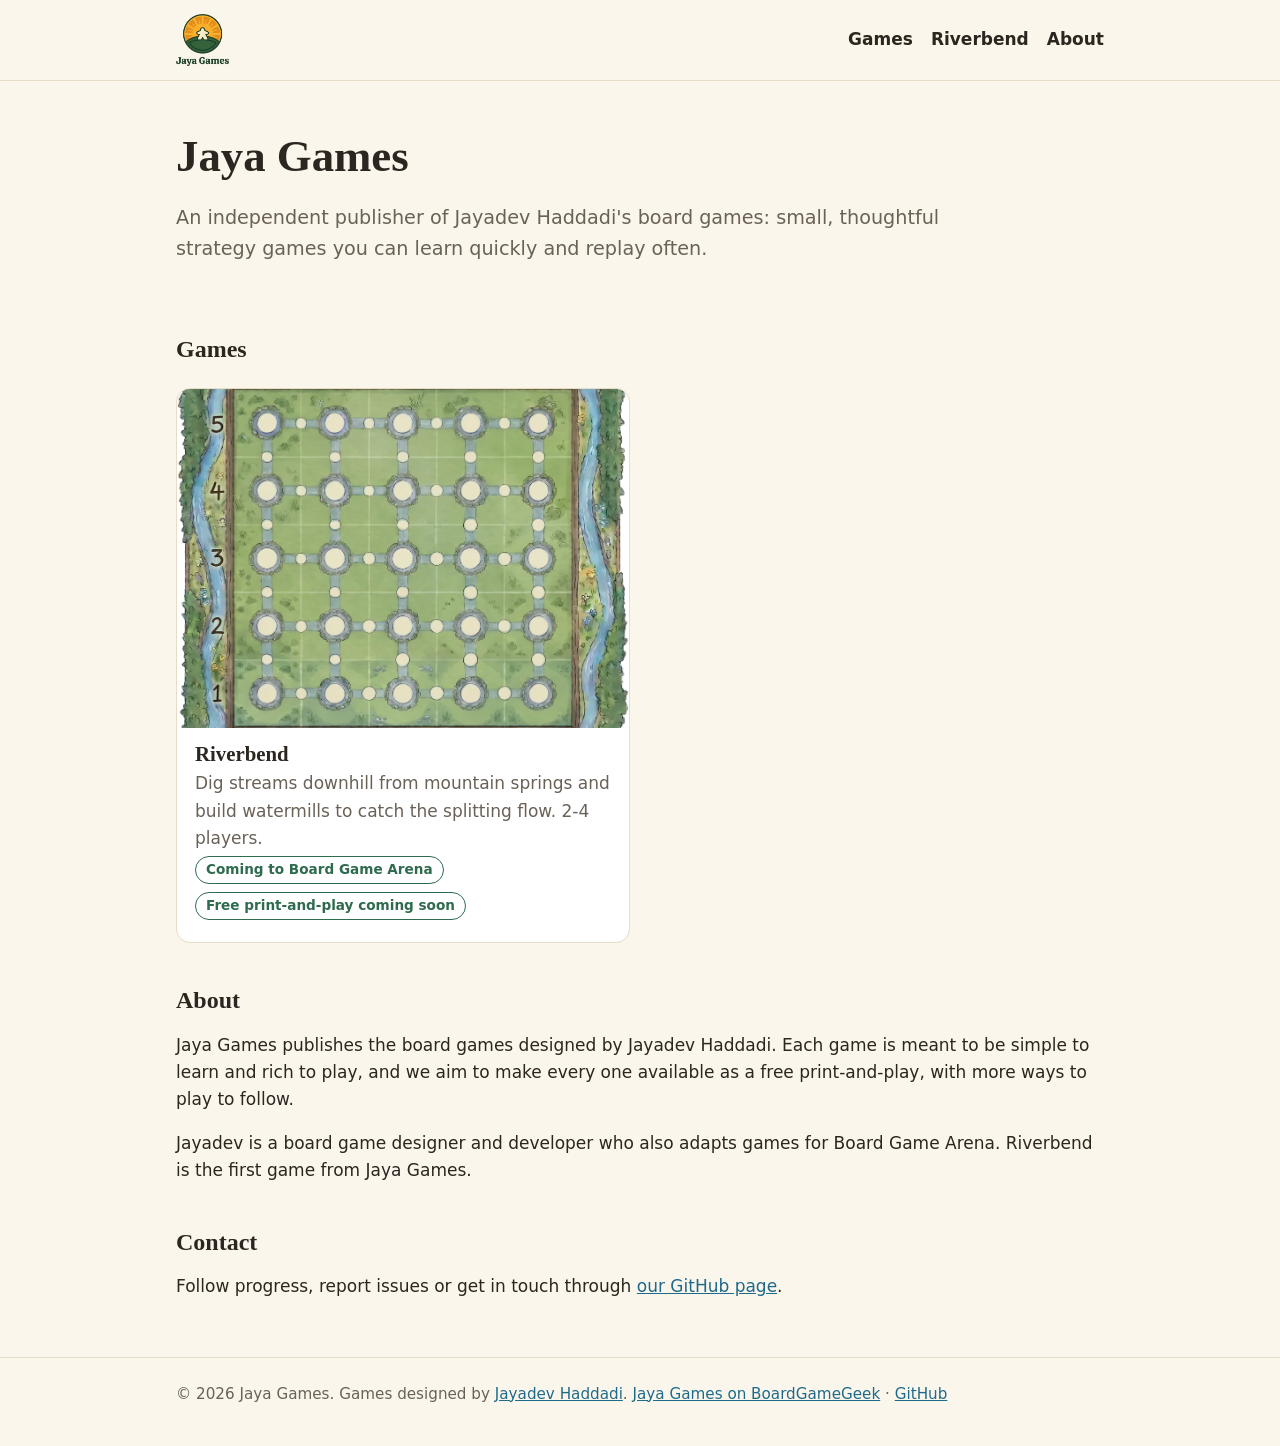
<file: index.html>
<!doctype html><html lang="en"><head><meta charset="utf-8"><meta name="viewport" content="width=device-width,initial-scale=1"><link rel="icon" href="favicon.svg" type="image/svg+xml"><link rel="stylesheet" href="style.css">
<title>Jaya Games</title>
<meta name="description" content="Jaya Games is an independent publisher of Jayadev Haddadi's board games. Start with Riverbend, a river-digging and watermill game for 2-4 players.">
<meta property="og:type" content="website"><meta property="og:title" content="Jaya Games"><meta property="og:description" content="An independent publisher of Jayadev Haddadi's board games."><meta property="og:image" content="https://jayadevhaddadi.github.io/jaya-games/img/riverbend-board.webp"><meta property="og:url" content="https://jayadevhaddadi.github.io/jaya-games/">
</head><body>
<header class="site"><div class="wrap"><a class="logo" href="index.html" aria-label="Jaya Games home"><img src="img/logo.png" alt="Jaya Games"></a><nav aria-label="Main"><a href="index.html">Games</a><a href="games/riverbend.html">Riverbend</a><a href="index.html#about">About</a></nav></div></header>
<main class="wrap">
<section class="hero"><h1>Jaya Games</h1><p class="lead">An independent publisher of Jayadev Haddadi's board games: small, thoughtful strategy games you can learn quickly and replay often.</p></section>
<section aria-labelledby="games"><h2 id="games">Games</h2>
<div class="cards"><a class="card" href="games/riverbend.html"><img src="img/riverbend-board.webp" alt="Painted Riverbend game board: a green meadow grid of springs and channels framed by a winding blue river, with the title carved on a wooden sign." width="1200" height="1200" loading="lazy"><div class="body"><h3>Riverbend</h3><p>Dig streams downhill from mountain springs and build watermills to catch the splitting flow. 2-4 players.</p><span class="badge">Coming to Board Game Arena</span><span class="badge">Free print-and-play coming soon</span></div></a></div></section>
<section id="about"><h2>About</h2><p>Jaya Games publishes the board games designed by Jayadev Haddadi. Each game is meant to be simple to learn and rich to play, and we aim to make every one available as a free print-and-play, with more ways to play to follow.</p><p>Jayadev is a board game designer and developer who also adapts games for Board Game Arena. Riverbend is the first game from Jaya Games.</p><h2>Contact</h2><p>Follow progress, report issues or get in touch through <a href="https://github.com/JayadevHaddadi/jaya-games">our GitHub page</a>.</p></section>
</main>
<footer><div class="wrap">&copy; 2026 Jaya Games. Games designed by <a href="https://boardgamegeek.com/boardgamedesigner/178674/jayadev-haddadi">Jayadev Haddadi</a>. <a href="https://boardgamegeek.com/boardgamepublisher/64932/jaya-games">Jaya Games on BoardGameGeek</a> · <a href="https://github.com/JayadevHaddadi/jaya-games">GitHub</a></div></footer></body></html>
</file>
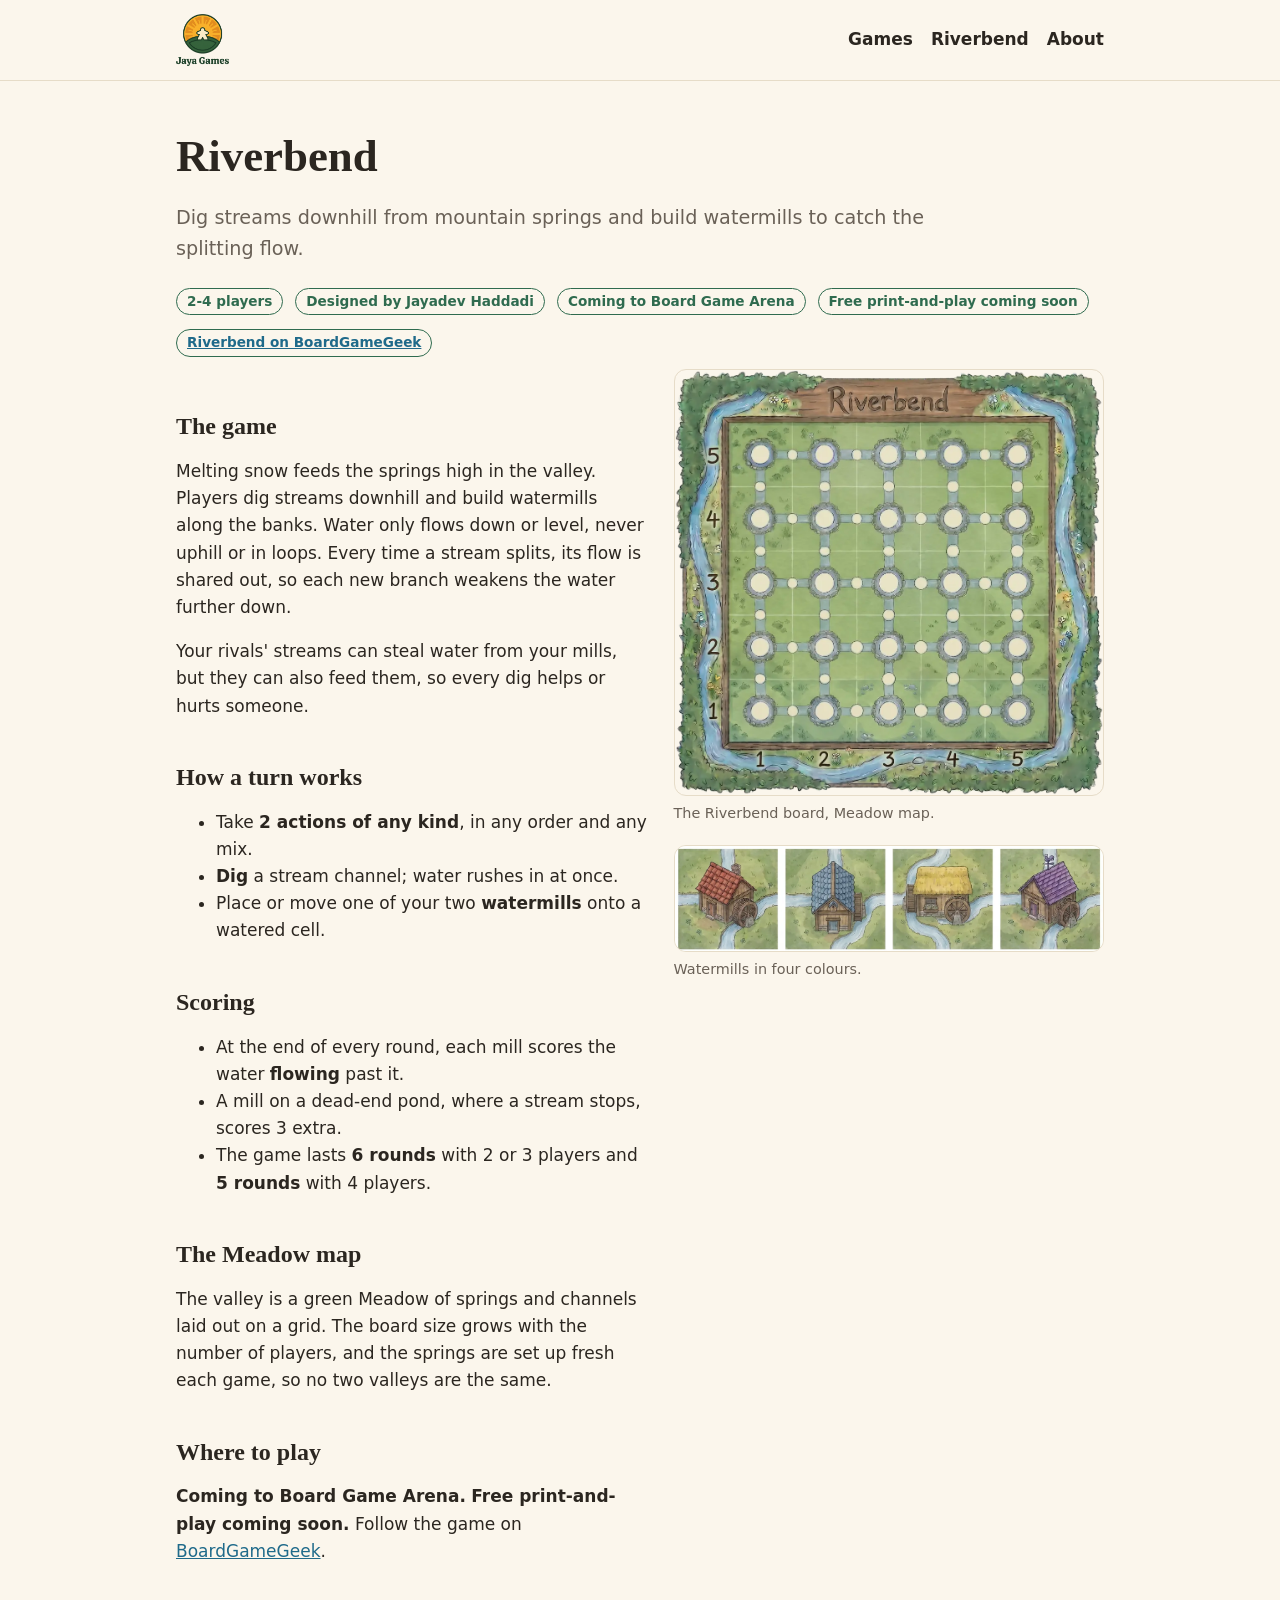
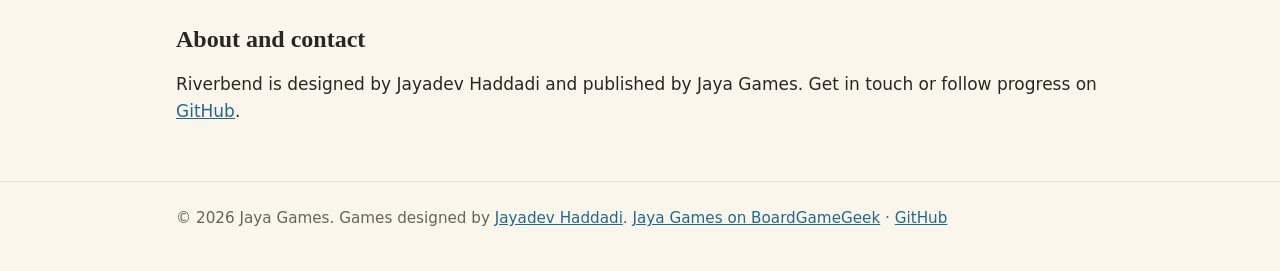
<file: games/riverbend.html>
<!doctype html><html lang="en"><head><meta charset="utf-8"><meta name="viewport" content="width=device-width,initial-scale=1"><link rel="icon" href="../favicon.svg" type="image/svg+xml"><link rel="stylesheet" href="../style.css">
<title>Riverbend - Jaya Games</title>
<meta name="description" content="Riverbend: a 2-4 player strategy game. Dig streams downhill from springs, build watermills, and share out the flow. Coming to Board Game Arena; free print-and-play coming soon.">
<meta property="og:type" content="website"><meta property="og:title" content="Riverbend - Jaya Games"><meta property="og:description" content="Dig streams downhill from mountain springs and build watermills to catch the splitting flow."><meta property="og:image" content="https://jayadevhaddadi.github.io/jaya-games/img/riverbend-board.webp"><meta property="og:url" content="https://jayadevhaddadi.github.io/jaya-games/games/riverbend.html">
</head><body>
<header class="site"><div class="wrap"><a class="logo" href="../index.html" aria-label="Jaya Games home"><img src="../img/logo.png" alt="Jaya Games"></a><nav aria-label="Main"><a href="../index.html">Games</a><a href="../games/riverbend.html">Riverbend</a><a href="../index.html#about">About</a></nav></div></header>
<main class="wrap">
<section class="hero"><h1>Riverbend</h1><p class="lead">Dig streams downhill from mountain springs and build watermills to catch the splitting flow.</p>
<ul class="facts"><li class="badge">2-4 players</li><li class="badge">Designed by Jayadev Haddadi</li><li class="badge">Coming to Board Game Arena</li><li class="badge">Free print-and-play coming soon</li><li class="badge"><a href="https://boardgamegeek.com/boardgame/483601/riverbend">Riverbend on BoardGameGeek</a></li></ul></section>
<div class="two"><div>
<h2>The game</h2><p>Melting snow feeds the springs high in the valley. Players dig streams downhill and build watermills along the banks. Water only flows down or level, never uphill or in loops. Every time a stream splits, its flow is shared out, so each new branch weakens the water further down.</p>
<p>Your rivals' streams can steal water from your mills, but they can also feed them, so every dig helps or hurts someone.</p>
<h2>How a turn works</h2><ul><li>Take <strong>2 actions of any kind</strong>, in any order and any mix.</li><li><strong>Dig</strong> a stream channel; water rushes in at once.</li><li>Place or move one of your two <strong>watermills</strong> onto a watered cell.</li></ul>
<h2>Scoring</h2><ul><li>At the end of every round, each mill scores the water <strong>flowing</strong> past it.</li><li>A mill on a dead-end pond, where a stream stops, scores 3 extra.</li><li>The game lasts <strong>6 rounds</strong> with 2 or 3 players and <strong>5 rounds</strong> with 4 players.</li></ul>
<h2>The Meadow map</h2><p>The valley is a green Meadow of springs and channels laid out on a grid. The board size grows with the number of players, and the springs are set up fresh each game, so no two valleys are the same.</p>
<h2>Where to play</h2><p><strong>Coming to Board Game Arena.</strong> <strong>Free print-and-play coming soon.</strong> Follow the game on <a href="https://boardgamegeek.com/boardgame/483601/riverbend">BoardGameGeek</a>.</p>
</div>
<div class="pics"><figure><img src="../img/riverbend-board.webp" alt="Painted Riverbend game board: a green meadow grid of springs and channels framed by a winding blue river, with the title carved on a wooden sign." width="1200" height="1200"><figcaption>The Riverbend board, Meadow map.</figcaption></figure>
<figure><img src="../img/riverbend-mills.webp" alt="Four painted watermill tiles with red, blue, yellow and purple roofs, each beside a winding blue stream." width="1200" height="293" loading="lazy"><figcaption>Watermills in four colours.</figcaption></figure></div></div>
<h2 id="about">About and contact</h2><p>Riverbend is designed by Jayadev Haddadi and published by Jaya Games. Get in touch or follow progress on <a href="https://github.com/JayadevHaddadi/jaya-games">GitHub</a>.</p>
</main>
<footer><div class="wrap">&copy; 2026 Jaya Games. Games designed by <a href="https://boardgamegeek.com/boardgamedesigner/178674/jayadev-haddadi">Jayadev Haddadi</a>. <a href="https://boardgamegeek.com/boardgamepublisher/64932/jaya-games">Jaya Games on BoardGameGeek</a> · <a href="https://github.com/JayadevHaddadi/jaya-games">GitHub</a></div></footer></body></html>
</file>
<file: style.css>
:root{--bg:#fbf6ec;--surface:#fff;--text:#2b2620;--muted:#6a6157;--accent:#2f6b4f;--accent-text:#fff;--line:#e6dcc8;--link:#1f6a8a}
@media (prefers-color-scheme:dark){:root{--bg:#1d1b17;--surface:#27241f;--text:#f1eadc;--muted:#b3a995;--accent:#7fc29f;--accent-text:#16231c;--line:#3b362d;--link:#8cc9e6}}
*{box-sizing:border-box}
html{-webkit-text-size-adjust:100%}
body{margin:0;background:var(--bg);color:var(--text);font:17px/1.6 system-ui,-apple-system,"Segoe UI",Roboto,sans-serif}
.wrap{max-width:960px;margin:0 auto;padding:0 16px}
a{color:var(--link)}
img{max-width:100%;height:auto;display:block}
header.site{border-bottom:1px solid var(--line)}
header.site .wrap{display:flex;flex-wrap:wrap;gap:8px 24px;align-items:center;justify-content:space-between;padding-top:14px;padding-bottom:14px}
.logo{display:inline-flex;align-items:center;text-decoration:none}
.logo img{height:52px;width:auto;display:block}
nav a{margin-right:18px;text-decoration:none;font-weight:600;color:var(--text)}
nav a:last-child{margin-right:0}
nav a:hover{text-decoration:underline}
h1,h2,h3{font-family:Georgia,"Times New Roman",serif;line-height:1.2}
h1{font-size:2.2rem;margin:.2em 0 .3em}
h2{font-size:1.5rem;margin:1.8em 0 .5em}
.hero{padding:40px 0 8px}
.lead{font-size:1.2rem;color:var(--muted);max-width:40em}
.cards{display:grid;grid-template-columns:1fr;gap:20px;margin:24px 0}
.card{background:var(--surface);border:1px solid var(--line);border-radius:14px;overflow:hidden;text-decoration:none;color:var(--text);display:block}
.card img{width:100%;aspect-ratio:4/3;object-fit:cover}
.card .body{padding:14px 18px 18px}
.card h3{margin:0 0 4px;font-size:1.3rem}
.card p{margin:0;color:var(--muted)}
.badge{display:inline-block;font-size:.85rem;font-weight:600;padding:2px 10px;border-radius:99px;border:1px solid var(--accent);color:var(--accent);margin:4px 6px 4px 0}
.facts{display:flex;flex-wrap:wrap;gap:6px;margin:12px 0 0;padding:0;list-style:none}
.two{display:grid;grid-template-columns:1fr;gap:24px;align-items:start}
.pics img{border-radius:12px;border:1px solid var(--line)}
.pics figure{margin:0 0 20px}
figcaption{color:var(--muted);font-size:.9rem;margin-top:6px}
.btn{display:inline-block;background:var(--accent);color:var(--accent-text);padding:10px 18px;border-radius:10px;font-weight:600;text-decoration:none}
footer{border-top:1px solid var(--line);margin-top:56px;padding:24px 0 40px;color:var(--muted);font-size:.95rem}
@media(min-width:720px){.cards{grid-template-columns:1fr 1fr}.two{grid-template-columns:1.1fr 1fr}h1{font-size:2.8rem}}
</file>
